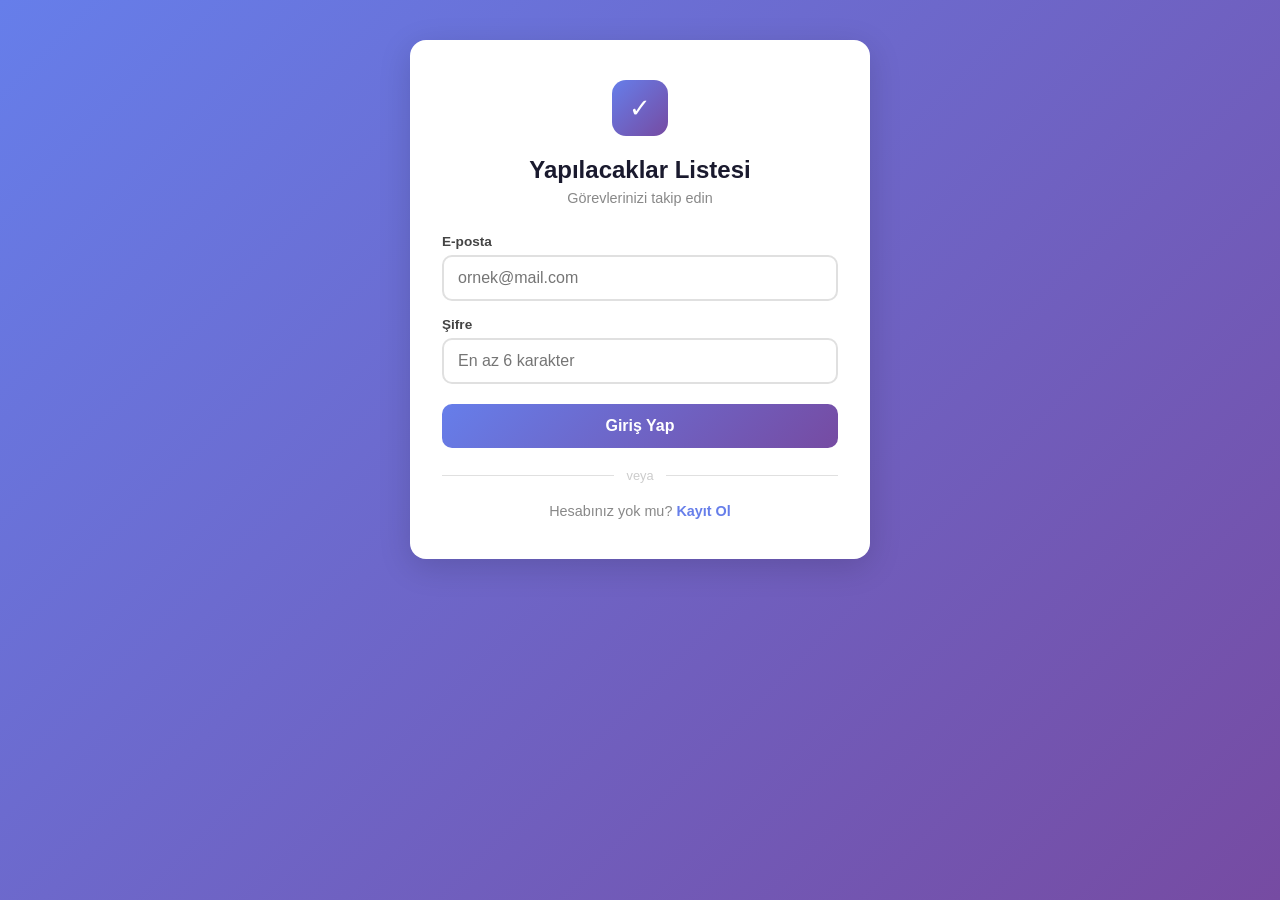
<file: index.html>
<!DOCTYPE html>
<html lang="tr">
<head>
    <meta charset="UTF-8">
    <meta name="viewport" content="width=device-width, initial-scale=1.0">
    <title>Giriş Yap - Yapılacaklar</title>
    <link rel="stylesheet" href="style.css">
</head>
<body>
    <div class="container auth-container">
        <div class="auth-icon">&#10003;</div>
        <h1>Yapılacaklar Listesi</h1>
        <p class="auth-subtitle">Görevlerinizi takip edin</p>

        <div id="auth-message" class="auth-message hidden"></div>

        <form id="auth-form">
            <div class="input-group">
                <label for="auth-email">E-posta</label>
                <input type="email" id="auth-email" placeholder="ornek@mail.com" required>
            </div>
            <div class="input-group">
                <label for="auth-password">Şifre</label>
                <input type="password" id="auth-password" placeholder="En az 6 karakter" required minlength="6">
            </div>
            <button type="submit" id="auth-submit-btn" class="btn-primary">Giriş Yap</button>
        </form>

        <div class="auth-divider"><span>veya</span></div>

        <p class="auth-toggle">
            <span id="auth-toggle-text">Hesabınız yok mu?</span>
            <a href="#" id="auth-toggle-link">Kayıt Ol</a>
        </p>
    </div>

    <script src="auth.js"></script>
</body>
</html>
</file>
<file: style.css>
* {
    margin: 0;
    padding: 0;
    box-sizing: border-box;
}

body {
    font-family: -apple-system, BlinkMacSystemFont, "Segoe UI", Roboto, sans-serif;
    background: linear-gradient(135deg, #667eea 0%, #764ba2 100%);
    display: flex;
    justify-content: center;
    align-items: flex-start;
    padding: 40px 16px;
    min-height: 100vh;
}

.container {
    background: #fff;
    border-radius: 16px;
    box-shadow: 0 8px 32px rgba(0, 0, 0, 0.15);
    padding: 40px 32px;
    width: 100%;
    max-width: 460px;
    animation: fadeIn 0.4s ease;
}

@keyframes fadeIn {
    from { opacity: 0; transform: translateY(12px); }
    to { opacity: 1; transform: translateY(0); }
}

.hidden {
    display: none !important;
}

/* ==================== AUTH PAGE ==================== */

.auth-icon {
    width: 56px;
    height: 56px;
    background: linear-gradient(135deg, #667eea, #764ba2);
    color: #fff;
    border-radius: 14px;
    display: flex;
    align-items: center;
    justify-content: center;
    font-size: 1.6rem;
    margin: 0 auto 20px;
}

.auth-container h1 {
    text-align: center;
    color: #1a1a2e;
    margin-bottom: 6px;
    font-size: 1.5rem;
}

.auth-subtitle {
    text-align: center;
    color: #888;
    font-size: 0.9rem;
    margin-bottom: 28px;
}

#auth-form {
    display: flex;
    flex-direction: column;
    gap: 16px;
}

.input-group {
    display: flex;
    flex-direction: column;
    gap: 6px;
}

.input-group label {
    font-size: 0.85rem;
    font-weight: 600;
    color: #444;
}

.input-group input {
    padding: 12px 14px;
    border: 2px solid #e0e0e0;
    border-radius: 10px;
    font-size: 1rem;
    outline: none;
    transition: border-color 0.2s, box-shadow 0.2s;
}

.input-group input:focus {
    border-color: #667eea;
    box-shadow: 0 0 0 3px rgba(102, 126, 234, 0.15);
}

.btn-primary {
    padding: 13px;
    background: linear-gradient(135deg, #667eea, #764ba2);
    color: #fff;
    border: none;
    border-radius: 10px;
    font-size: 1rem;
    font-weight: 600;
    cursor: pointer;
    transition: opacity 0.2s, transform 0.1s;
    margin-top: 4px;
}

.btn-primary:hover {
    opacity: 0.9;
}

.btn-primary:active {
    transform: scale(0.98);
}

.auth-divider {
    display: flex;
    align-items: center;
    margin: 20px 0;
    color: #ccc;
    font-size: 0.8rem;
}

.auth-divider::before,
.auth-divider::after {
    content: "";
    flex: 1;
    height: 1px;
    background: #e0e0e0;
}

.auth-divider span {
    padding: 0 12px;
}

.auth-toggle {
    text-align: center;
    color: #888;
    font-size: 0.9rem;
}

.auth-toggle a {
    color: #667eea;
    text-decoration: none;
    font-weight: 600;
}

.auth-toggle a:hover {
    text-decoration: underline;
}

.auth-message {
    padding: 12px 16px;
    border-radius: 10px;
    margin-bottom: 20px;
    font-size: 0.9rem;
    text-align: center;
    line-height: 1.4;
}

.auth-message.success {
    background: #e8f5e9;
    color: #2e7d32;
    border: 1px solid #c8e6c9;
}

.auth-message.error {
    background: #ffeef0;
    color: #c62828;
    border: 1px solid #ffcdd2;
}

/* ==================== APP PAGE ==================== */

.app-container {
    max-width: 540px;
}

.app-header h1 {
    text-align: center;
    color: #1a1a2e;
    margin-bottom: 12px;
    font-size: 1.5rem;
}

.user-bar {
    display: flex;
    justify-content: space-between;
    align-items: center;
    margin-bottom: 20px;
    padding: 10px 14px;
    background: #f5f6fa;
    border-radius: 10px;
    font-size: 0.85rem;
}

.user-bar span {
    color: #555;
    overflow: hidden;
    text-overflow: ellipsis;
    white-space: nowrap;
}

#logout-btn {
    background: none;
    border: 1px solid #ddd;
    padding: 5px 14px;
    border-radius: 8px;
    color: #888;
    cursor: pointer;
    font-size: 0.8rem;
    font-weight: 500;
    transition: all 0.2s;
    flex-shrink: 0;
    margin-left: 12px;
}

#logout-btn:hover {
    color: #e74c3c;
    border-color: #e74c3c;
    background: #ffeef0;
}

/* Todo form */
#todo-form {
    display: flex;
    gap: 8px;
    margin-bottom: 20px;
}

#todo-input {
    flex: 1;
    padding: 11px 14px;
    border: 2px solid #e0e0e0;
    border-radius: 10px;
    font-size: 1rem;
    outline: none;
    transition: border-color 0.2s, box-shadow 0.2s;
}

#todo-input:focus {
    border-color: #667eea;
    box-shadow: 0 0 0 3px rgba(102, 126, 234, 0.15);
}

#todo-form button {
    padding: 11px 22px;
    background: linear-gradient(135deg, #667eea, #764ba2);
    color: #fff;
    border: none;
    border-radius: 10px;
    font-size: 1rem;
    font-weight: 600;
    cursor: pointer;
    transition: opacity 0.2s;
}

#todo-form button:hover {
    opacity: 0.9;
}

/* Loading */
.loading {
    text-align: center;
    color: #aaa;
    padding: 20px;
    font-size: 0.9rem;
}

/* Todo list */
#todo-list {
    list-style: none;
}

#todo-list li {
    display: flex;
    align-items: center;
    gap: 12px;
    padding: 13px 12px;
    border-bottom: 1px solid #f0f0f0;
    transition: background 0.2s;
}

#todo-list li:last-child {
    border-bottom: none;
}

#todo-list li:hover {
    background: #f9f9fb;
}

#todo-list li.completed span {
    text-decoration: line-through;
    color: #aaa;
}

#todo-list li input[type="checkbox"] {
    width: 20px;
    height: 20px;
    cursor: pointer;
    accent-color: #667eea;
}

#todo-list li span {
    flex: 1;
    font-size: 1rem;
    color: #333;
}

#todo-list li .edit-btn {
    background: none;
    border: none;
    color: #ccc;
    font-size: 1rem;
    cursor: pointer;
    padding: 4px 8px;
    border-radius: 6px;
    transition: all 0.2s;
}

#todo-list li .edit-btn:hover {
    color: #667eea;
    background: #eef0ff;
}

#todo-list li.editing {
    padding: 8px 12px;
}

#todo-list li .edit-input {
    width: 100%;
    padding: 9px 12px;
    border: 2px solid #667eea;
    border-radius: 8px;
    font-size: 1rem;
    outline: none;
}

#todo-list li .delete-btn {
    background: none;
    border: none;
    color: #ccc;
    font-size: 1.2rem;
    cursor: pointer;
    padding: 4px 8px;
    border-radius: 6px;
    transition: all 0.2s;
}

#todo-list li .delete-btn:hover {
    color: #e74c3c;
    background: #ffeef0;
}

/* Footer */
#footer {
    display: flex;
    justify-content: space-between;
    align-items: center;
    margin-top: 16px;
    padding-top: 14px;
    border-top: 1px solid #f0f0f0;
    font-size: 0.9rem;
    color: #888;
}

#clear-completed {
    background: none;
    border: 1px solid #e0e0e0;
    padding: 6px 14px;
    border-radius: 8px;
    color: #888;
    cursor: pointer;
    font-size: 0.8rem;
    transition: all 0.2s;
}

#clear-completed:hover {
    color: #e74c3c;
    border-color: #e74c3c;
    background: #ffeef0;
}

/* Responsive */
@media (max-width: 500px) {
    body {
        padding: 16px 10px;
    }
    .container {
        padding: 28px 20px;
    }
}
</file>
